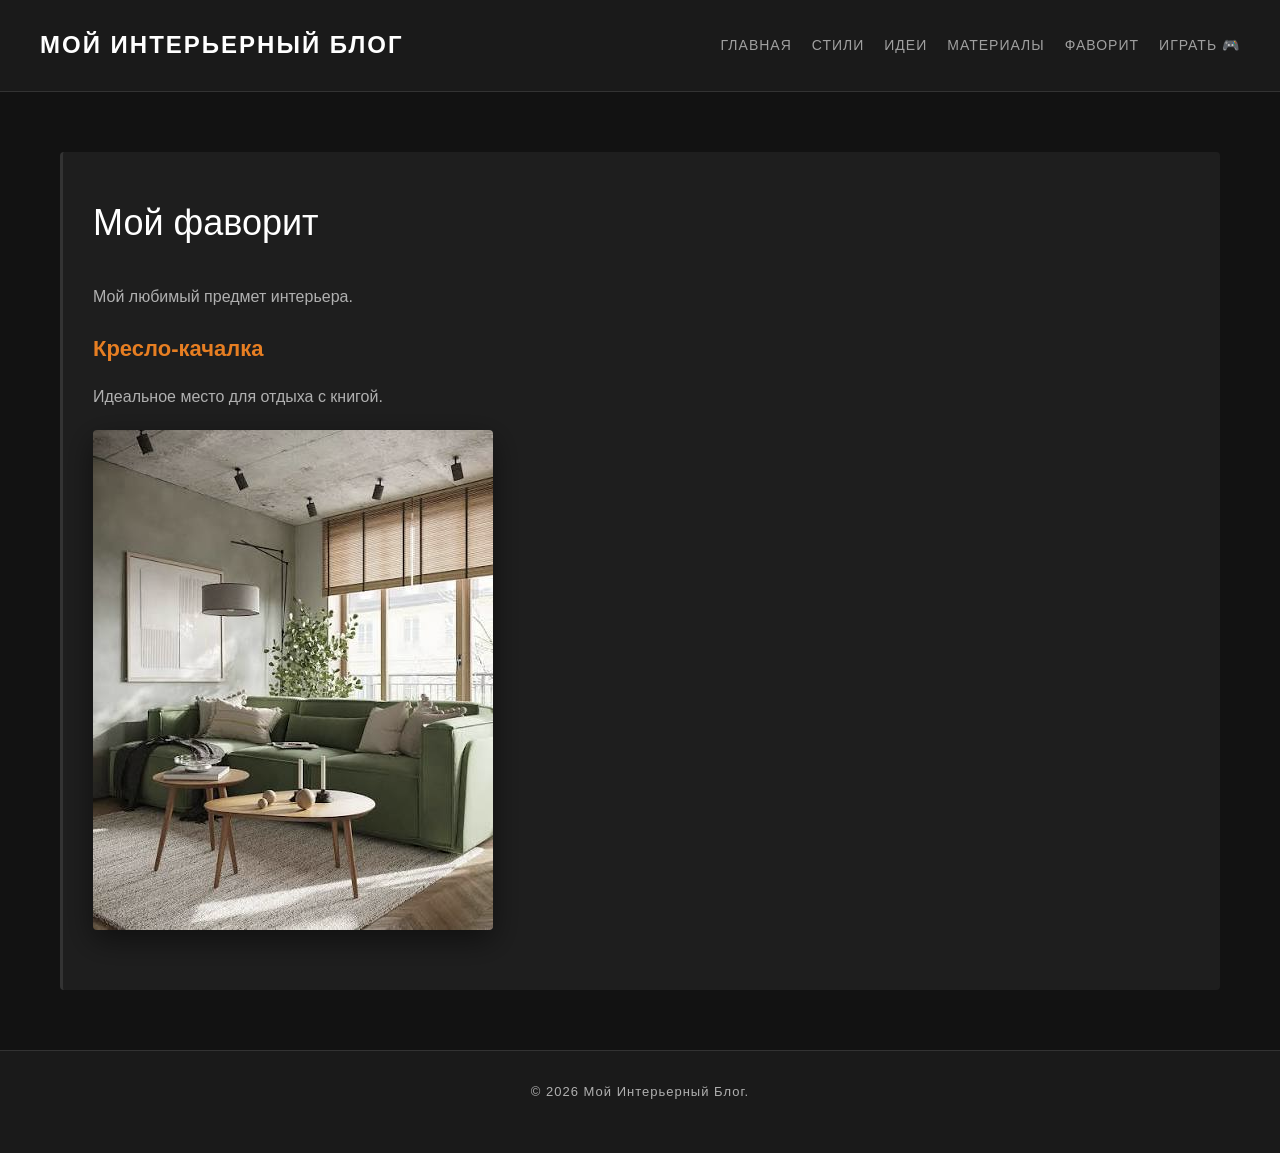
<file: favorite.html>
<!DOCTYPE html>
<html lang="ru">
<head>
    <meta charset="UTF-8">
    <title>Фаворит | Мой Интерьерный Блог</title>
    <link rel="stylesheet" href="css/style.css">
</head>
<body>
    <header>
        <h1>Мой Интерьерный Блог</h1>
        <nav>
            <a href="index.html">Главная</a>
            <a href="styles.html">Стили</a>
            <a href="ideas.html">Идеи</a>
            <a href="materials.html">Материалы</a>
            <a href="favorite.html">Фаворит</a>
            <a href="game.html">Играть 🎮</a>
        </nav>
    </header>

    <main>
        <div class="card">
            <h2>Мой фаворит</h2>
            <p>Мой любимый предмет интерьера.</p>
            <h3>Кресло-качалка</h3>
            <p>Идеальное место для отдыха с книгой.</p>
            <img src="img/scandi.jpg" alt="Кресло" width="400">
        </div>
    </main>

    <footer>
        <p>&copy; 2026 Мой Интерьерный Блог.</p>
    </footer>
</body>
</html>
</file>
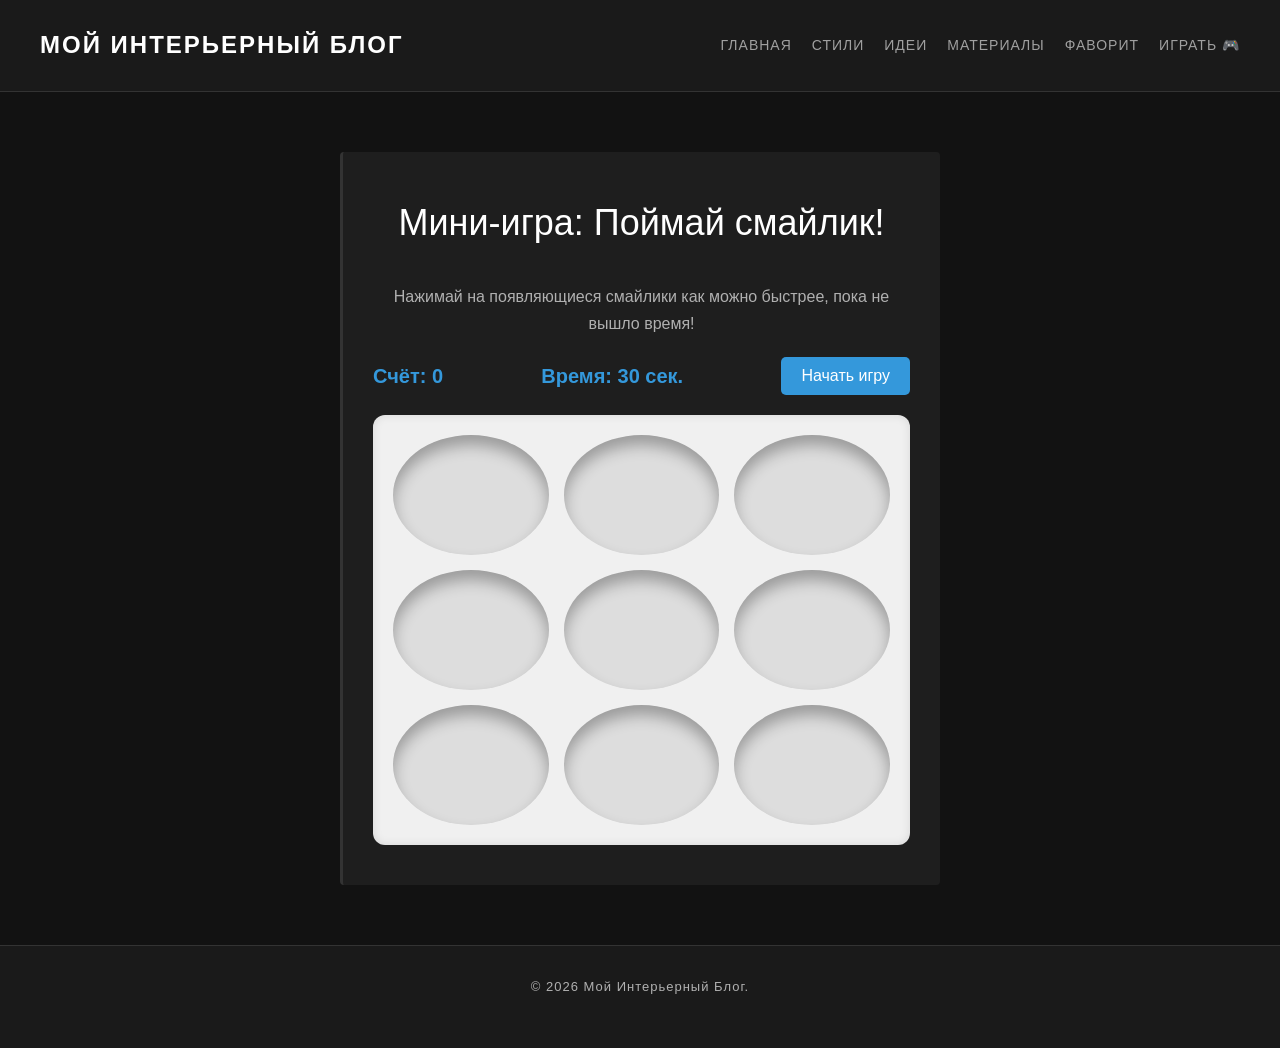
<file: game.html>
<!DOCTYPE html>
<html lang="ru">
<head>
    <meta charset="UTF-8">
    <title>Мини-игра | Мой Интерьерный Блог</title>
    <link rel="stylesheet" href="css/style.css">
    <link rel="stylesheet" href="css/game.css">
</head>
<body>
    <header>
        <h1>Мой Интерьерный Блог</h1>
        <nav>
            <a href="index.html">Главная</a>
            <a href="styles.html">Стили</a>
            <a href="ideas.html">Идеи</a>
            <a href="materials.html">Материалы</a>
            <a href="favorite.html">Фаворит</a>
            <a href="game.html">Играть 🎮</a>
        </nav>
    </header>

    <main>
        <div class="card game-wrapper">
            <h2>Мини-игра: Поймай смайлик!</h2>
            <p>Нажимай на появляющиеся смайлики как можно быстрее, пока не вышло время!</p>
            
            <div class="game-controls">
                <div id="score">Счёт: 0</div>
                <div id="time">Время: 30 сек.</div>
                <button id="start-btn">Начать игру</button>
            </div>

            <div id="board">
                <div class="hole">
                    <div class="mole"></div>
                </div>
                <div class="hole">
                    <div class="mole"></div>
                </div>
                <div class="hole">
                    <div class="mole"></div>
                </div>
                <div class="hole">
                    <div class="mole"></div>
                </div>
                <div class="hole">
                    <div class="mole"></div>
                </div>
                <div class="hole">
                    <div class="mole"></div>
                </div>
                <div class="hole">
                    <div class="mole"></div>
                </div>
                <div class="hole">
                    <div class="mole"></div>
                </div>
                <div class="hole">
                    <div class="mole"></div>
                </div>
            </div>
        </div>
    </main>

    <footer>
        <p>&copy; 2026 Мой Интерьерный Блог.</p>
    </footer>

    <script src="js/game.js"></script>
</body>
</html>
</file>
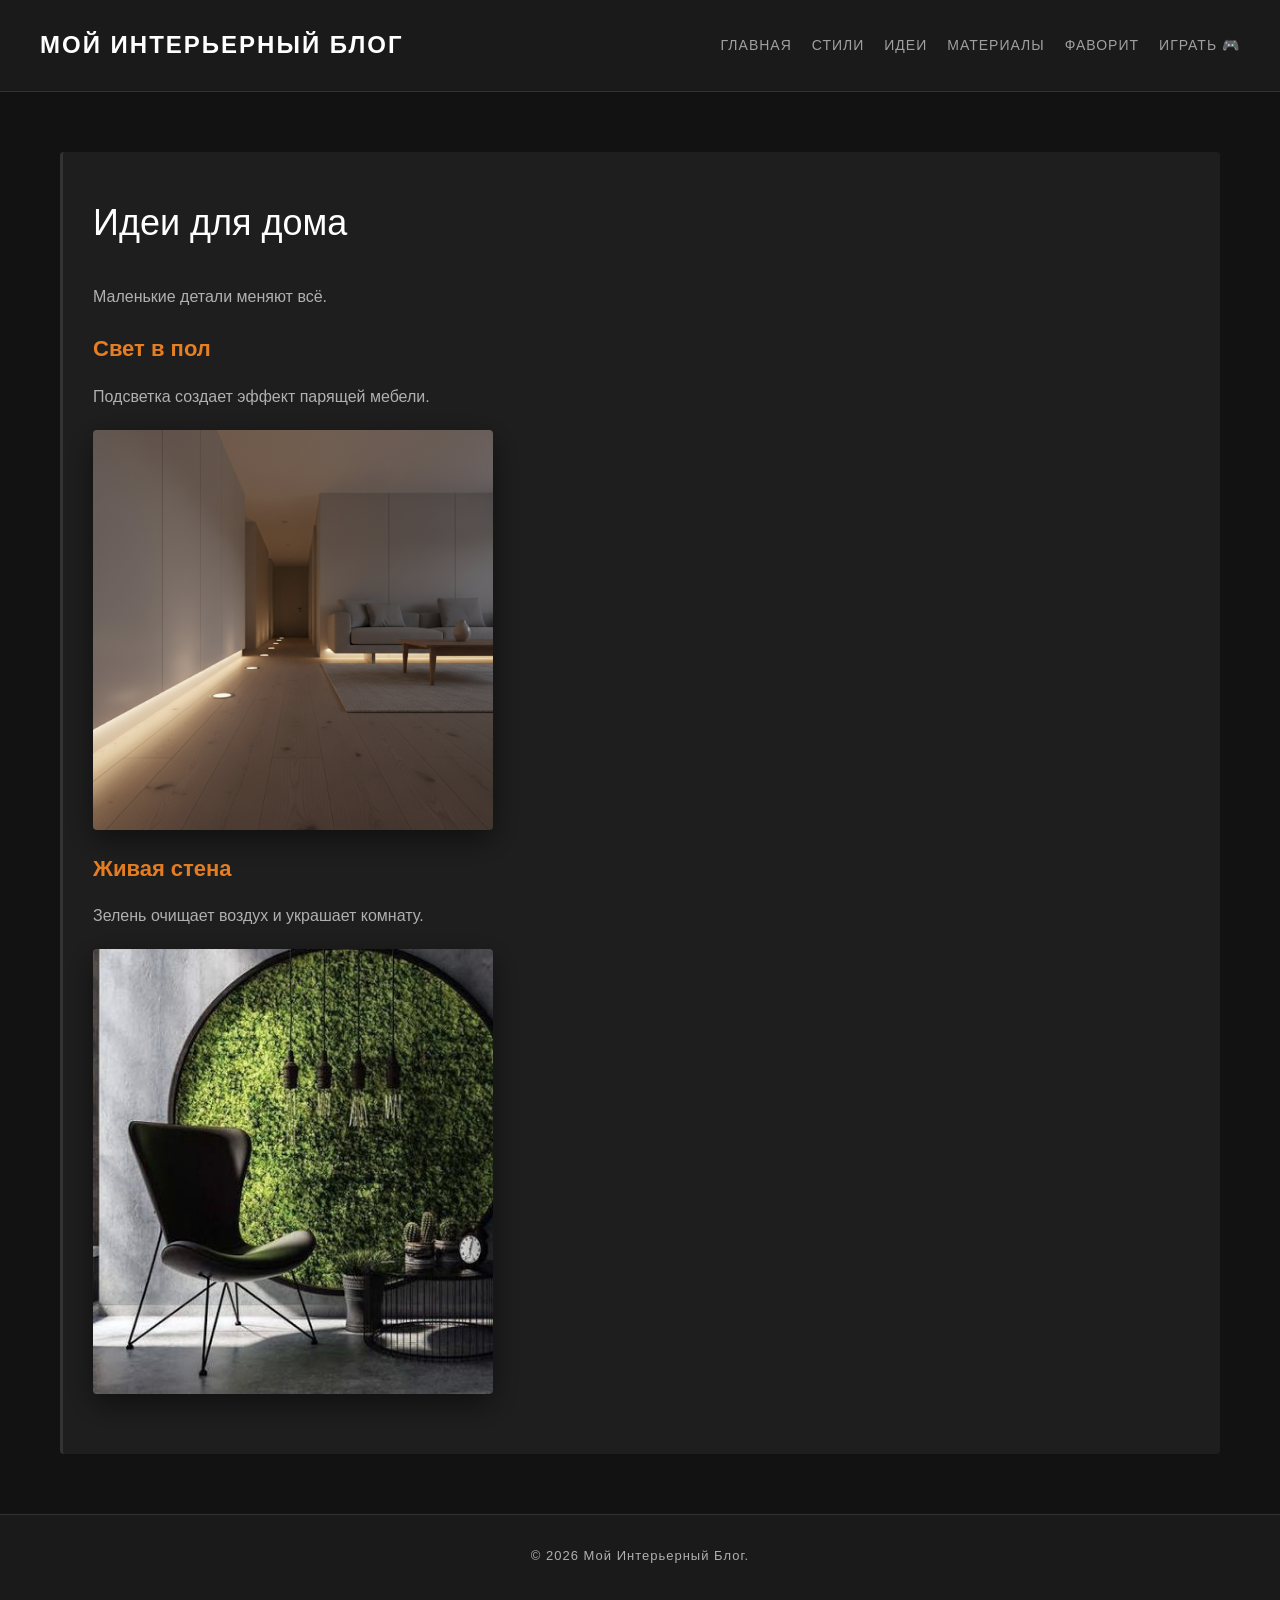
<file: ideas.html>
<!DOCTYPE html>
<html lang="ru">
<head>
    <meta charset="UTF-8">
    <title>Идеи | Мой Интерьерный Блог</title>
    <link rel="stylesheet" href="css/style.css">
</head>
<body>
    <header>
        <h1>Мой Интерьерный Блог</h1>
        <nav>
            <a href="index.html">Главная</a>
            <a href="styles.html">Стили</a>
            <a href="ideas.html">Идеи</a>
            <a href="materials.html">Материалы</a>
            <a href="favorite.html">Фаворит</a>
            <a href="game.html">Играть 🎮</a>
        </nav>
    </header>

    <main>
        <div class="card">
            <h2>Идеи для дома</h2>
            <p>Маленькие детали меняют всё.</p>
            
            <h3>Свет в пол</h3>
            <p>Подсветка создает эффект парящей мебели.</p>
            <img src="img/svet.png" alt="Свет в пол" width="400">
            
            <h3>Живая стена</h3>
            <p>Зелень очищает воздух и украшает комнату.</p>
            <img src="img/ideas.jpg" alt="Зелень в интерьере" width="400">
        </div>
    </main>

    <footer>
        <p>&copy; 2026 Мой Интерьерный Блог.</p>
    </footer>
</body>
</html>
</file>
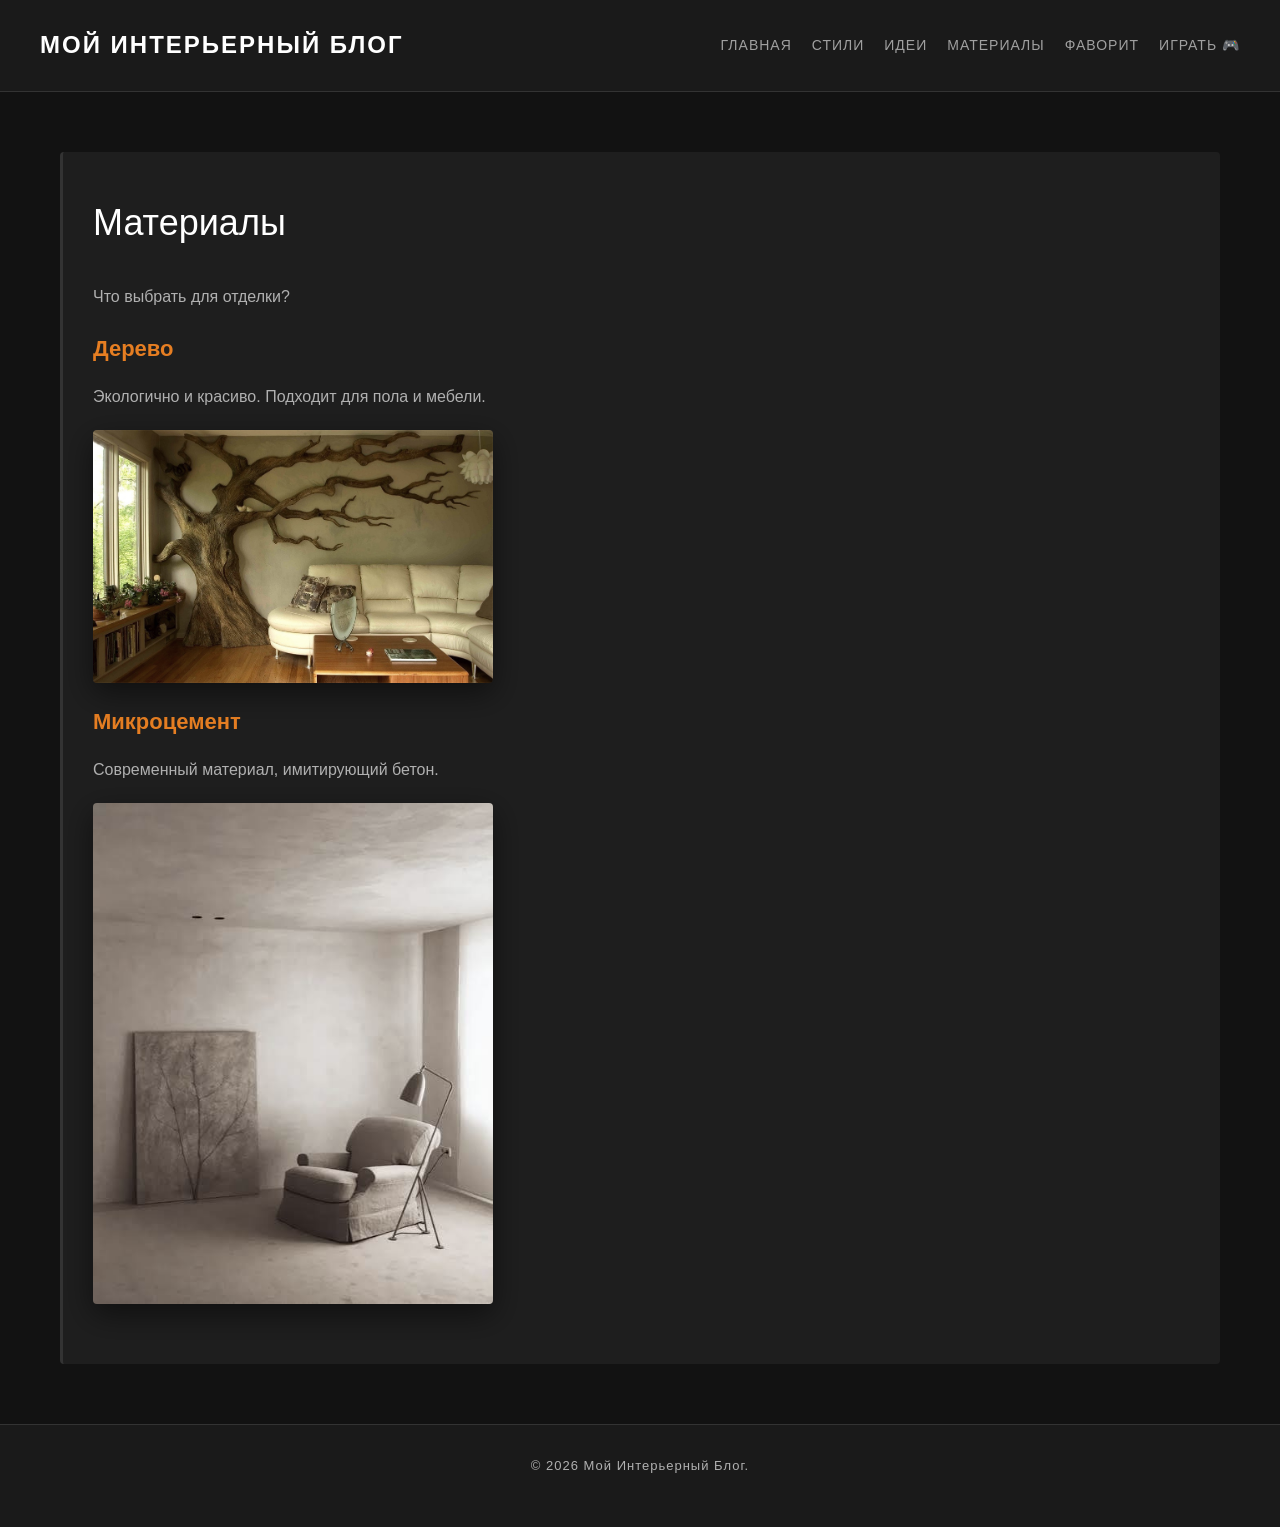
<file: materials.html>
<!DOCTYPE html>
<html lang="ru">
<head>
    <meta charset="UTF-8">
    <title>Материалы | Мой Интерьерный Блог</title>
    <link rel="stylesheet" href="css/style.css">
</head>
<body>
    <header>
        <h1>Мой Интерьерный Блог</h1>
        <nav>
            <a href="index.html">Главная</a>
            <a href="styles.html">Стили</a>
            <a href="ideas.html">Идеи</a>
            <a href="materials.html">Материалы</a>
            <a href="favorite.html">Фаворит</a>
            <a href="game.html">Играть 🎮</a>
        </nav>
    </header>

    <main>
        <div class="card">
            <h2>Материалы</h2>
            <p>Что выбрать для отделки?</p>
            
            <h3>Дерево</h3>
            <p>Экологично и красиво. Подходит для пола и мебели.</p>
            <img src="img/wood.jpg" alt="Дерево в интерьере" width="400">
            
            <h3>Микроцемент</h3>
            <p>Современный материал, имитирующий бетон.</p>
            <img src="img/micro.jpg" alt="Микроцемент" width="400">
        </div>
    </main>

    <footer>
        <p>&copy; 2026 Мой Интерьерный Блог.</p>
    </footer>
</body>
</html>
</file>
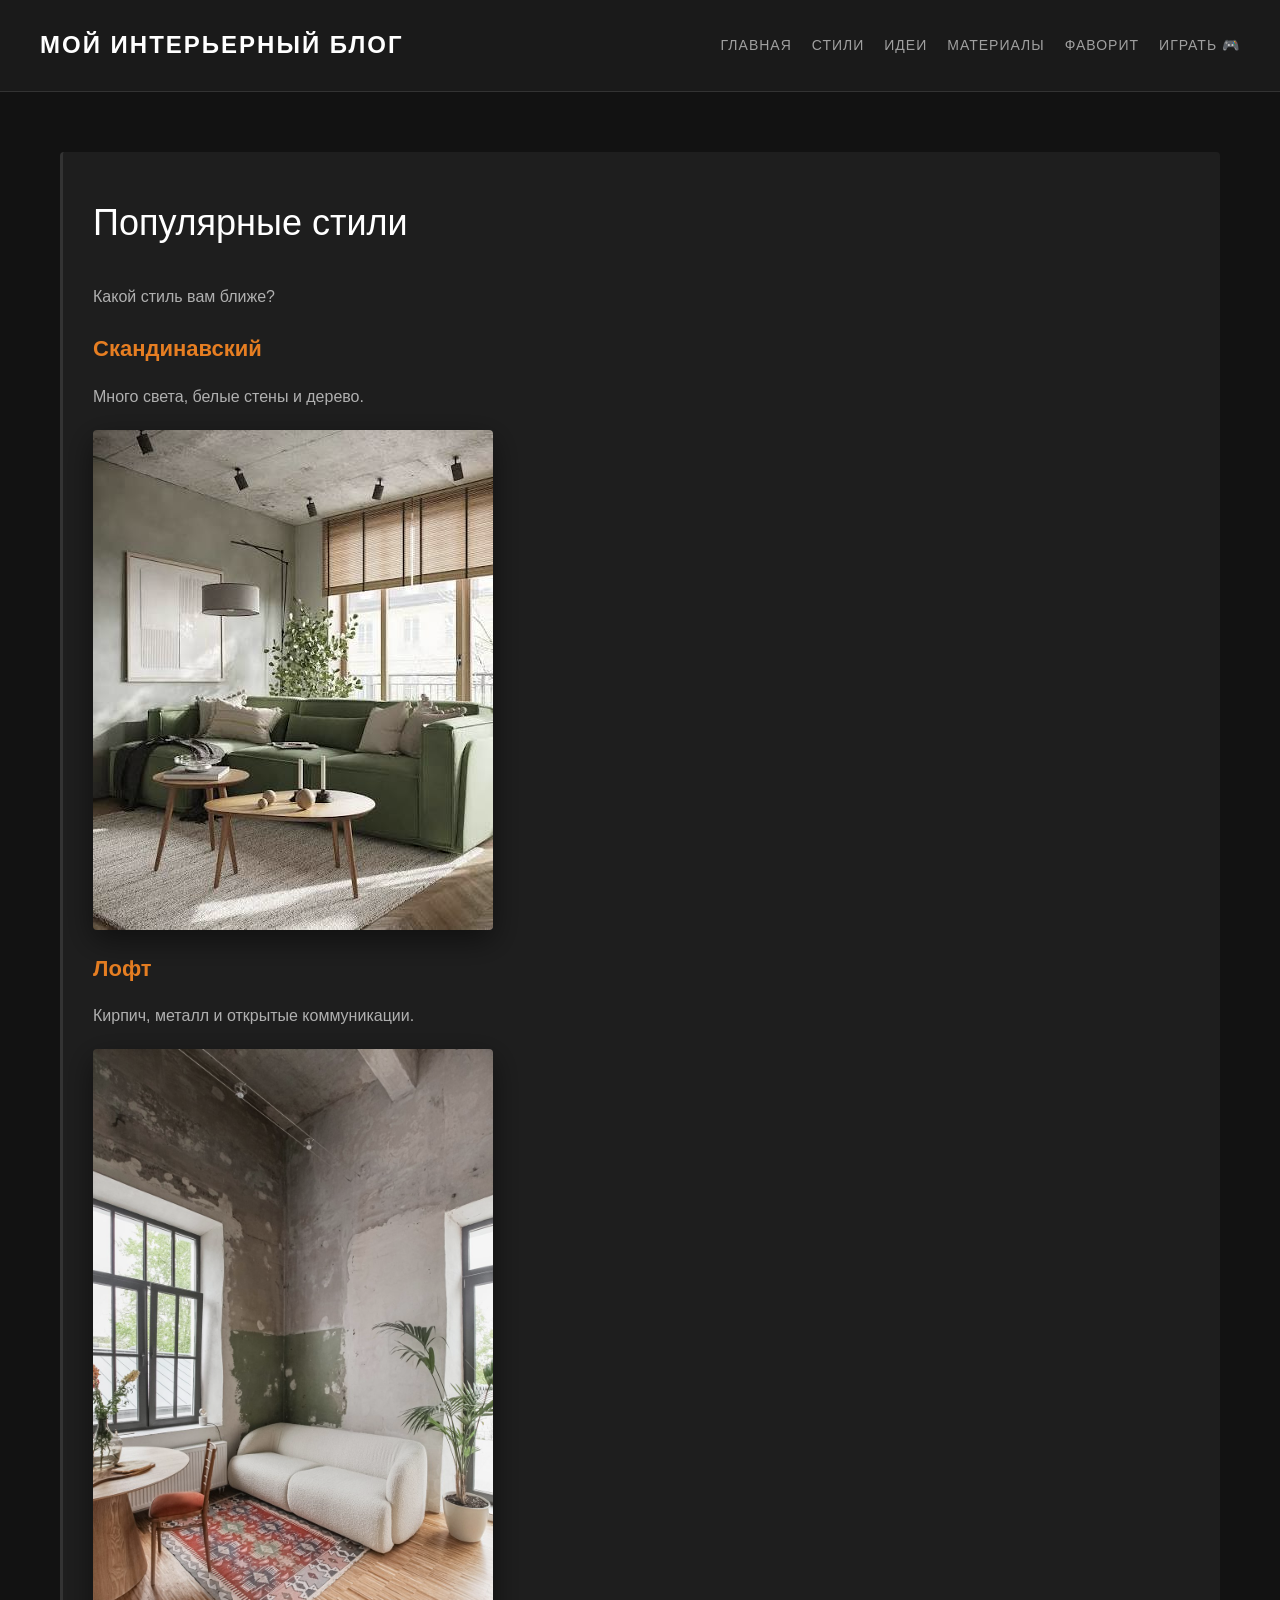
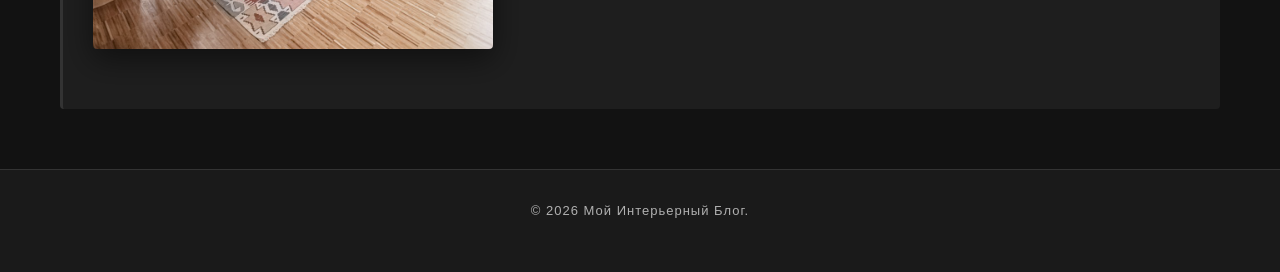
<file: styles.html>
<!DOCTYPE html>
<html lang="ru">
<head>
    <meta charset="UTF-8">
    <title>Стили | Мой Интерьерный Блог</title>
    <link rel="stylesheet" href="css/style.css">
</head>
<body>
    <header>
        <h1>Мой Интерьерный Блог</h1>
        <nav>
            <a href="index.html">Главная</a>
            <a href="styles.html">Стили</a>
            <a href="ideas.html">Идеи</a>
            <a href="materials.html">Материалы</a>
            <a href="favorite.html">Фаворит</a>
            <a href="game.html">Играть 🎮</a>
        </nav>
    </header>

    <main>
        <div class="card">
            <h2>Популярные стили</h2>
            <p>Какой стиль вам ближе?</p>
            
            <h3>Скандинавский</h3>
            <p>Много света, белые стены и дерево.</p>
            <img src="img/scandi.jpg" alt="Скандинавский стиль" width="400">
            
            <h3>Лофт</h3>
            <p>Кирпич, металл и открытые коммуникации.</p>
            <img src="img/loft.jpg" alt="Стиль лофт" width="400">
        </div>
    </main>

    <footer>
        <p>&copy; 2026 Мой Интерьерный Блог.</p>
    </footer>
</body>
</html>
</file>
<file: css/style.css>
* {
    margin: 0;
    padding: 0;
    box-sizing: border-box;
}

body {
    font-family: 'Montserrat', 'Segoe UI', sans-serif;
    background-color: #121212; /* Глубокий темный фон */
    color: #e0e0e0;
    line-height: 1.7;
    display: flex;
    flex-direction: column;
    min-height: 100vh;
}

header {
    background-color: #1a1a1a;
    padding: 25px 40px;
    display: flex;
    justify-content: space-between;
    align-items: center;
    border-bottom: 1px solid #333;
}

header h1 {
    font-size: 24px;
    color: #ffffff;
    font-weight: 600;
    letter-spacing: 2px;
    text-transform: uppercase;
    margin-bottom: 0;
}

nav {
    display: flex;
    gap: 20px;
}

nav a {
    color: #a0a0a0;
    text-decoration: none;
    font-size: 14px;
    text-transform: uppercase;
    letter-spacing: 1px;
    transition: color 0.3s ease;
    position: relative;
}

nav a::after {
    content: '';
    position: absolute;
    width: 0;
    height: 2px;
    bottom: -5px;
    left: 0;
    background-color: #e67e22; /* Медный акцент */
    transition: width 0.3s ease;
}

nav a:hover {
    color: #ffffff;
}

nav a:hover::after {
    width: 100%;
}

main {
    flex: 1;
    max-width: 1200px;
    margin: 60px auto;
    padding: 0 20px;
    width: 100%;
}

h2 {
    font-size: 36px;
    color: #ffffff;
    margin-bottom: 30px;
    font-weight: 300;
}

h2 span {
    color: #e67e22;
    font-weight: 600;
}

h3 {
    color: #e67e22;
    margin: 30px 0 15px;
    font-size: 22px;
}

p {
    margin-bottom: 20px;
    color: #b0b0b0;
}

img {
    max-width: 100%;
    height: auto;
    border-radius: 4px;
    box-shadow: 0 10px 30px rgba(0,0,0,0.5);
    transition: all 0.4s ease;
    margin: 20px 0;
    display: block;
    filter: grayscale(20%); /* Немного приглушает цвета для стиля */
}

img:hover {
    transform: translateY(-5px) scale(1.01);
    filter: grayscale(0%);
    box-shadow: 0 15px 40px rgba(230, 126, 34, 0.2); /* Медное свечение */
}

.grid-container {
    display: grid;
    grid-template-columns: repeat(auto-fit, minmax(300px, 1fr));
    gap: 30px;
    margin-top: 40px;
}

.card {
    background: #1e1e1e;
    padding: 40px 30px;
    border-radius: 4px;
    border-left: 3px solid #333;
    transition: all 0.4s ease;
}

.card:hover {
    border-left: 3px solid #e67e22;
    background: #252525;
    transform: translateX(10px);
}

.card h3 {
    margin-top: 0;
}

.slider-container {
    position: relative;
    max-width: 900px;
    margin: 40px auto;
    border-radius: 4px;
    overflow: hidden;
    box-shadow: 0 15px 40px rgba(0,0,0,0.6);
}

.slider {
    display: flex;
    transition: transform 0.6s cubic-bezier(0.25, 0.1, 0.25, 1);
}

.slide {
    min-width: 100%;
    display: none;
    height: 500px;
    object-fit: cover;
    margin: 0;
    border-radius: 0;
    box-shadow: none;
    filter: brightness(0.8);
}

.slide.active {
    display: block;
}

.slider-btn {
    position: absolute;
    top: 50%;
    transform: translateY(-50%);
    background-color: rgba(0, 0, 0, 0.5);
    color: #e67e22;
    border: 1px solid #e67e22;
    padding: 15px 20px;
    cursor: pointer;
    font-size: 18px;
    border-radius: 0;
    transition: all 0.3s ease;
}

.slider-btn:hover {
    background-color: #e67e22;
    color: #fff;
}

.prev { left: 20px; }
.next { right: 20px; }

footer {
    background-color: #1a1a1a;
    color: #666;
    text-align: center;
    padding: 30px;
    margin-top: auto;
    font-size: 13px;
    letter-spacing: 1px;
    border-top: 1px solid #333;
}
</file>
<file: css/game.css>
.game-wrapper {
    text-align: center;
    max-width: 600px;
    margin: 0 auto;
}

.game-controls {
    display: flex;
    justify-content: space-between;
    align-items: center;
    margin: 20px 0;
    font-size: 20px;
    font-weight: bold;
    color: #3498db;
}

#start-btn {
    padding: 10px 20px;
    font-size: 16px;
    cursor: pointer;
    background-color: #3498db;
    color: white;
    border: none;
    border-radius: 5px;
    transition: background-color 0.3s;
}

#start-btn:hover { background-color: #2980b9; }
#start-btn:disabled { background-color: #999; cursor: not-allowed; }

#board {
    display: grid;
    grid-template-columns: repeat(3, 1fr);
    gap: 15px;
    background-color: #f0f0f0;
    padding: 20px;
    border-radius: 12px;
    box-shadow: inset 0 0 10px rgba(0,0,0,0.1);
}

.hole {
    position: relative;
    height: 120px;
    background-color: #ddd;
    border-radius: 50%;
    box-shadow: inset 0 10px 15px rgba(0,0,0,0.3);
    overflow: hidden;
    cursor: pointer;
}

.mole {
    position: absolute;
    bottom: -100%; 
    left: 10%;
    width: 80%;
    height: 80%;
    background-color: #e67e22; 
    border-radius: 50% 50% 10% 10%;
    transition: bottom 0.3s ease;
    display: flex;
    justify-content: center;
    align-items: center;
    font-size: 40px;
}

.mole::after {
    content: '🙂'; 
    font-size: 40px;
}

.mole.active {
    bottom: 10%; 
}

.mole:active {
    transform: scale(0.9);
}
</file>
